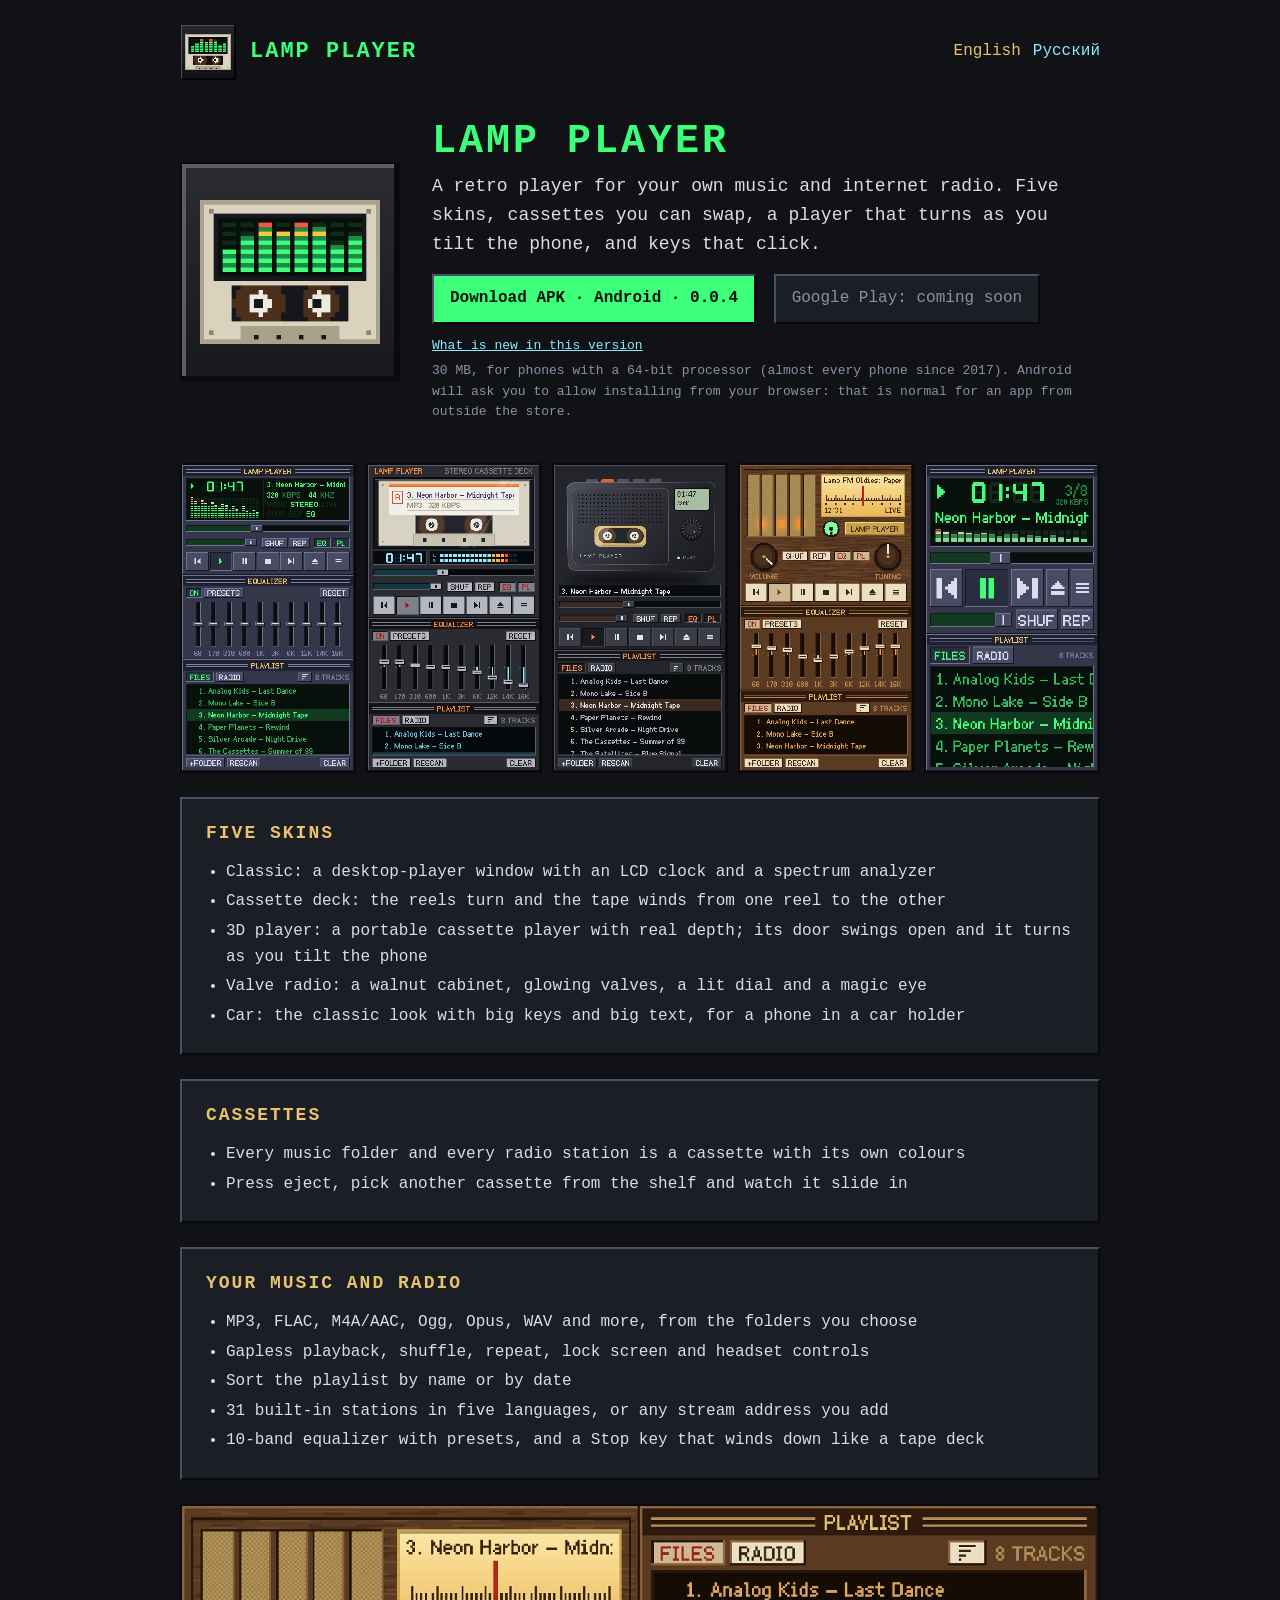
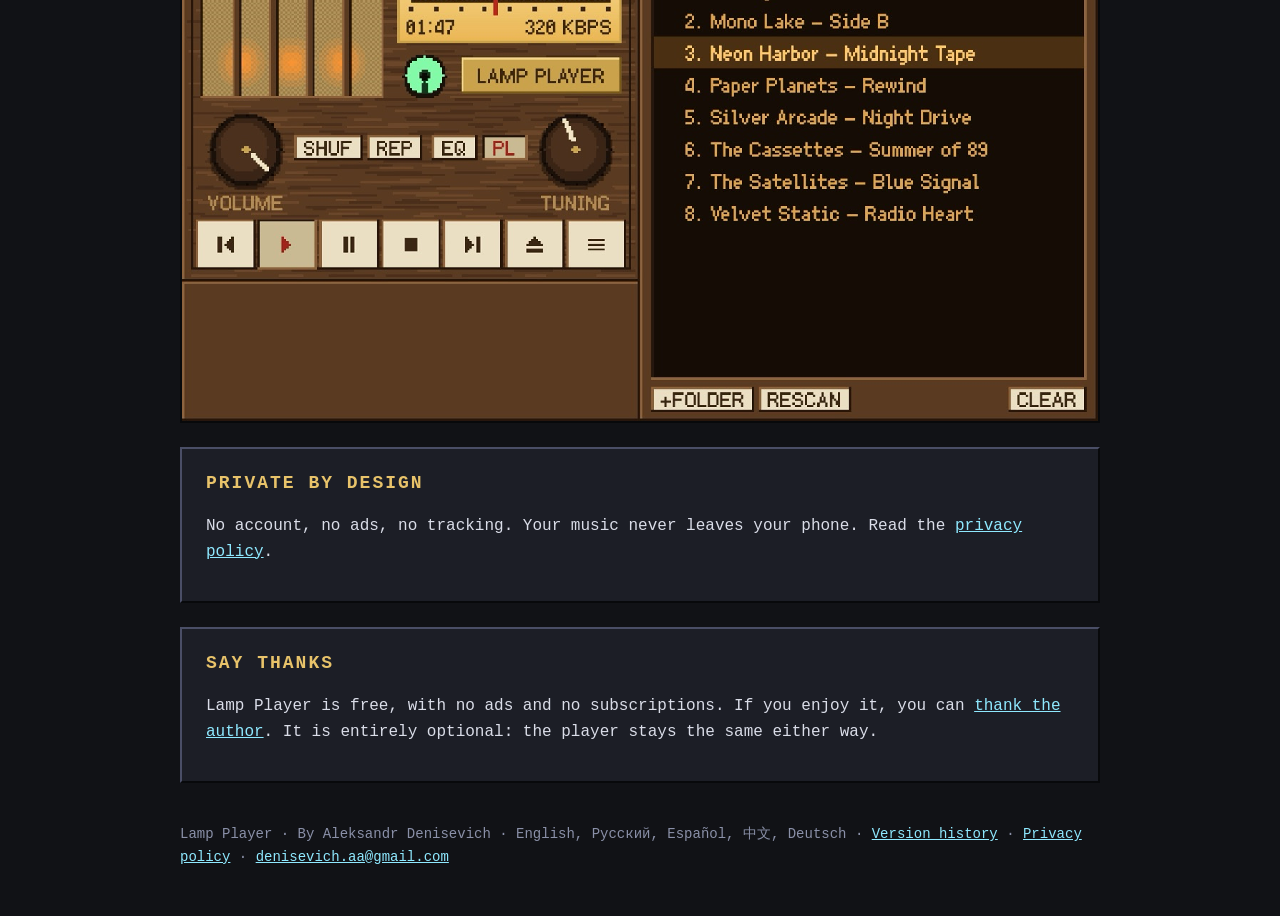
<file: index.html>
<!doctype html>
<html lang="en">
<head>
<meta charset="utf-8">
<meta name="viewport" content="width=device-width, initial-scale=1">
<title>Lamp Player — retro player for your music and radio</title>
<meta name="description" content="Lamp Player: a retro player for your own music files and internet radio, with classic, cassette deck, 3D player, valve radio and car skins.">
<link rel="icon" href="img/favicon.png">
<link rel="stylesheet" href="style.css">
<script src="analytics.js" defer></script>
</head>
<body>
<div class="wrap">
  <header class="top">
    <a class="brand" href="./"><img src="img/icon-192.png" alt=""><b>LAMP PLAYER</b></a>
    <nav class="lang"><a href="./" aria-current="page">English</a><a href="ru.html">Русский</a></nav>
  </header>

  <section class="hero">
    <img src="img/icon.png" alt="Lamp Player icon: a cassette with a green spectrum on its label">
    <div>
      <h1>LAMP PLAYER</h1>
      <p>A retro player for your own music and internet radio. Five skins, cassettes you can swap, a player that turns as you tilt the phone, and keys that click.</p>
      <a class="badge go" data-download="apk" href="https://github.com/alks801/lamp-player-site/releases/download/v0.0.4/LampPlayer-0.0.4-arm64.apk">Download APK · Android · 0.0.4</a>
      <span class="badge soon">Google Play: coming soon</span>
      <p class="note"><a href="changelog.html">What is new in this version</a></p>
      <p class="note">30 MB, for phones with a 64-bit processor (almost every phone since 2017). Android will ask you to allow installing from your browser: that is normal for an app from outside the store.</p>
    </div>
  </section>

  <div class="shots">
    <img src="img/1-classic-en.jpg" alt="Classic skin: LCD clock, spectrum analyzer, equalizer and playlist">
    <img src="img/2-cassette-en.jpg" alt="Cassette deck skin with turning reels">
    <img src="img/4-player-3d-en.jpg" alt="3D player skin: a portable cassette player with depth, turned slightly">
    <img src="img/3-valve-radio-en.jpg" alt="Valve radio skin with a lit dial and glowing valves">
    <img src="img/5-car-en.jpg" alt="Car skin: big keys, a big track title and a playlist with tall rows">
  </div>

  <div class="panel">
    <h2>FIVE SKINS</h2>
    <ul>
      <li>Classic: a desktop-player window with an LCD clock and a spectrum analyzer</li>
      <li>Cassette deck: the reels turn and the tape winds from one reel to the other</li>
      <li>3D player: a portable cassette player with real depth; its door swings open and it turns as you tilt the phone</li>
      <li>Valve radio: a walnut cabinet, glowing valves, a lit dial and a magic eye</li>
      <li>Car: the classic look with big keys and big text, for a phone in a car holder</li>
    </ul>
  </div>

  <div class="panel">
    <h2>CASSETTES</h2>
    <ul>
      <li>Every music folder and every radio station is a cassette with its own colours</li>
      <li>Press eject, pick another cassette from the shelf and watch it slide in</li>
    </ul>
  </div>

  <div class="panel">
    <h2>YOUR MUSIC AND RADIO</h2>
    <ul>
      <li>MP3, FLAC, M4A/AAC, Ogg, Opus, WAV and more, from the folders you choose</li>
      <li>Gapless playback, shuffle, repeat, lock screen and headset controls</li>
      <li>Sort the playlist by name or by date</li>
      <li>31 built-in stations in five languages, or any stream address you add</li>
      <li>10-band equalizer with presets, and a Stop key that winds down like a tape deck</li>
    </ul>
  </div>

  <div class="wide"><img src="img/landscape-en.jpg" alt="Valve radio skin on its side, with the playlist next to it"></div>

  <div class="panel">
    <h2>PRIVATE BY DESIGN</h2>
    <p>No account, no ads, no tracking. Your music never leaves your phone. Read the <a href="privacy.html">privacy policy</a>.</p>
  </div>

  <div class="panel">
    <h2>SAY THANKS</h2>
    <p>Lamp Player is free, with no ads and no subscriptions. If you enjoy it, you can <a href="thanks.html">thank the author</a>. It is entirely optional: the player stays the same either way.</p>
  </div>

  <footer>
    Lamp Player · By Aleksandr Denisevich · English, Русский, Español, 中文, Deutsch ·
    <a href="changelog.html">Version history</a> ·
    <a href="privacy.html">Privacy policy</a> ·
    <a href="mailto:denisevich.aa@gmail.com">denisevich.aa@gmail.com</a>
  </footer>
</div>
</body>
</html>
</file>
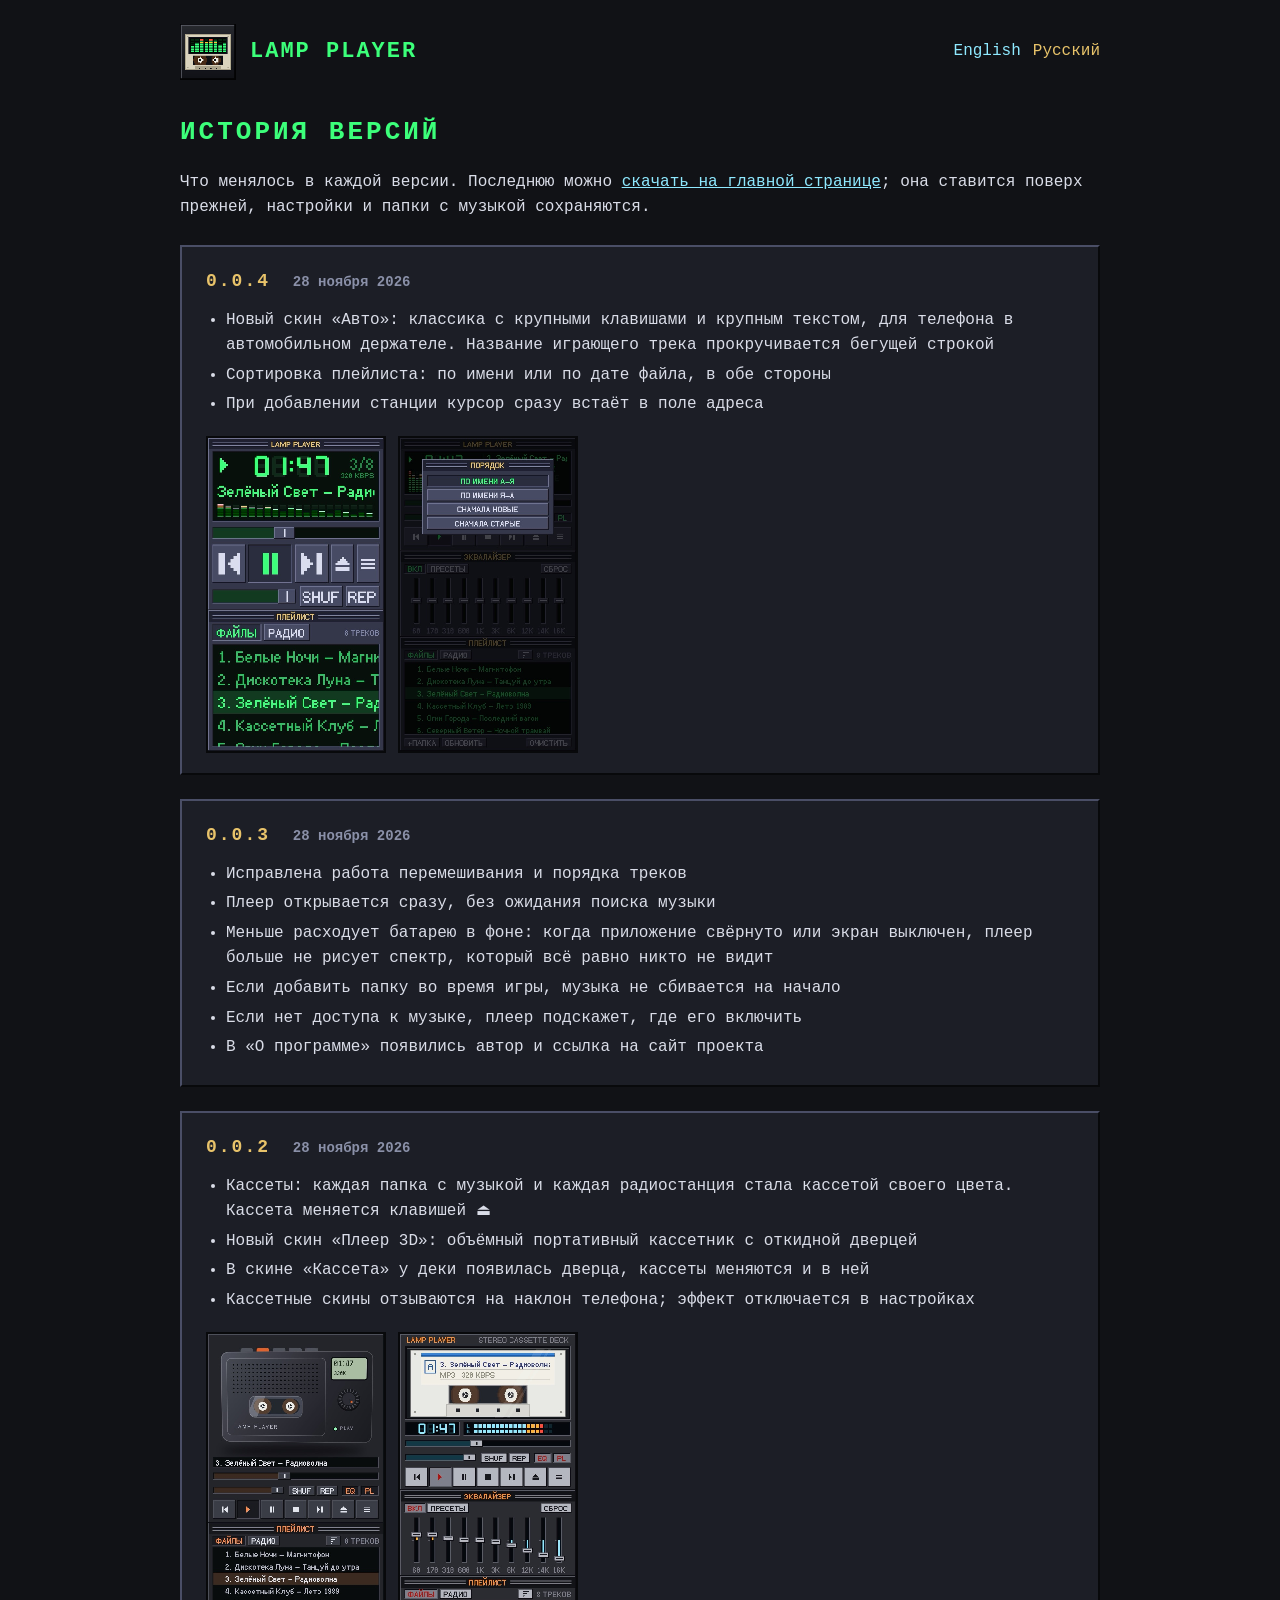
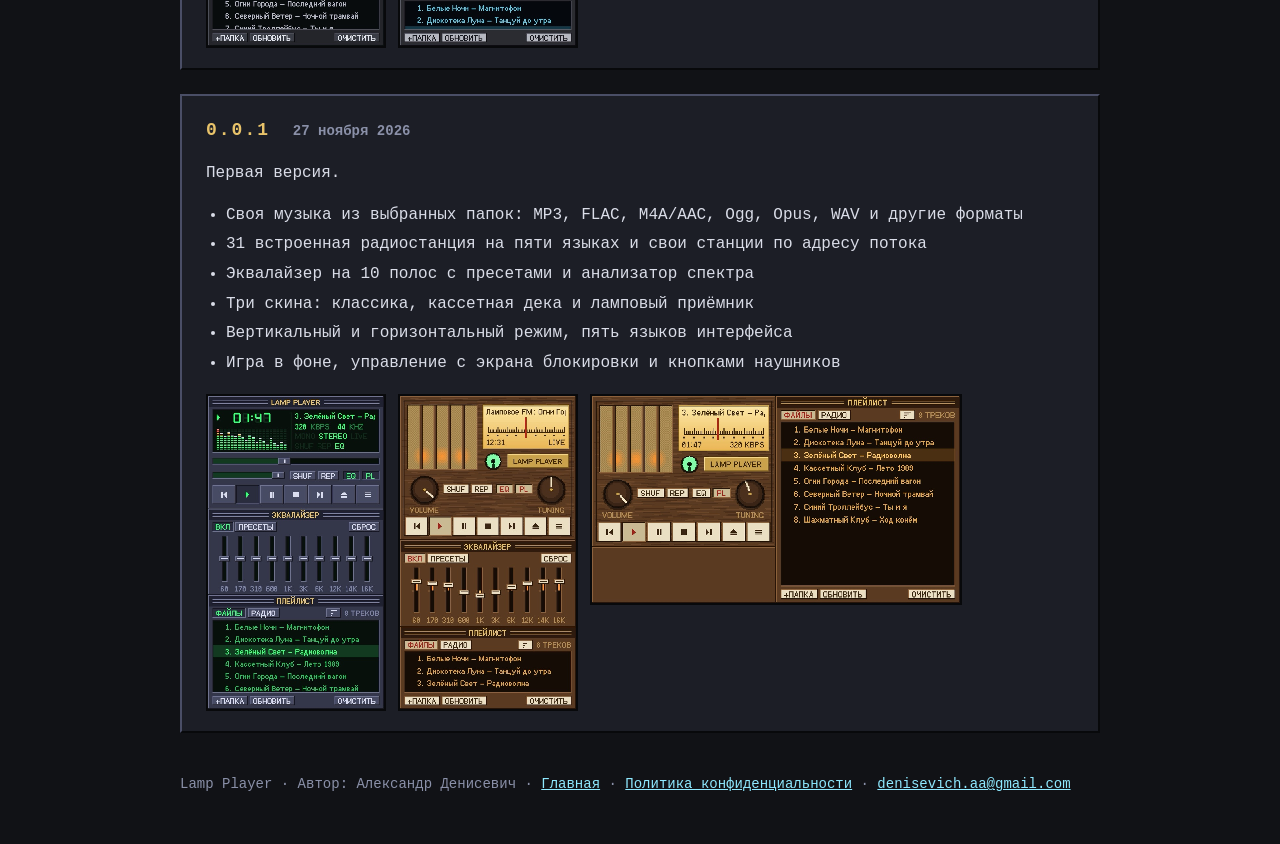
<file: changelog-ru.html>
<!doctype html>
<html lang="ru">
<head>
<meta charset="utf-8">
<meta name="viewport" content="width=device-width, initial-scale=1">
<title>Lamp Player — история версий</title>
<meta name="description" content="Что менялось в каждой версии Lamp Player.">
<link rel="icon" href="img/favicon.png">
<link rel="stylesheet" href="style.css">
<script src="analytics.js" defer></script>
</head>
<body>
<div class="wrap">
  <header class="top">
    <a class="brand" href="ru.html"><img src="img/icon-192.png" alt=""><b>LAMP PLAYER</b></a>
    <nav class="lang"><a href="changelog.html">English</a><a href="changelog-ru.html" aria-current="page">Русский</a></nav>
  </header>

  <h1 class="page">ИСТОРИЯ ВЕРСИЙ</h1>
  <p>Что менялось в каждой версии. Последнюю можно <a href="ru.html">скачать на главной странице</a>; она ставится поверх прежней, настройки и папки с музыкой сохраняются.</p>

  <div class="panel">
    <h2>0.0.4 <span class="date">28 ноября 2026</span></h2>
    <ul>
      <li>Новый скин «Авто»: классика с крупными клавишами и крупным текстом, для телефона в автомобильном держателе. Название играющего трека прокручивается бегущей строкой</li>
      <li>Сортировка плейлиста: по имени или по дате файла, в обе стороны</li>
      <li>При добавлении станции курсор сразу встаёт в поле адреса</li>
    </ul>
    <div class="pics">
      <a href="img/5-car-ru.jpg"><img src="img/5-car-ru.jpg" alt="Скин «Авто»"></a>
      <a href="img/sort-ru.jpg"><img src="img/sort-ru.jpg" alt="Список порядков сортировки плейлиста"></a>
    </div>
  </div>

  <div class="panel">
    <h2>0.0.3 <span class="date">28 ноября 2026</span></h2>
    <ul>
      <li>Исправлена работа перемешивания и порядка треков</li>
      <li>Плеер открывается сразу, без ожидания поиска музыки</li>
      <li>Меньше расходует батарею в фоне: когда приложение свёрнуто или экран выключен, плеер больше не рисует спектр, который всё равно никто не видит</li>
      <li>Если добавить папку во время игры, музыка не сбивается на начало</li>
      <li>Если нет доступа к музыке, плеер подскажет, где его включить</li>
      <li>В «О программе» появились автор и ссылка на сайт проекта</li>
    </ul>
  </div>

  <div class="panel">
    <h2>0.0.2 <span class="date">28 ноября 2026</span></h2>
    <ul>
      <li>Кассеты: каждая папка с музыкой и каждая радиостанция стала кассетой своего цвета. Кассета меняется клавишей ⏏</li>
      <li>Новый скин «Плеер 3D»: объёмный портативный кассетник с откидной дверцей</li>
      <li>В скине «Кассета» у деки появилась дверца, кассеты меняются и в ней</li>
      <li>Кассетные скины отзываются на наклон телефона; эффект отключается в настройках</li>
    </ul>
    <div class="pics">
      <a href="img/4-player-3d-ru.jpg"><img src="img/4-player-3d-ru.jpg" alt="Скин «Плеер 3D»"></a>
      <a href="img/2-cassette-ru.jpg"><img src="img/2-cassette-ru.jpg" alt="Скин «Кассета» с кассетой в деке"></a>
    </div>
  </div>

  <div class="panel">
    <h2>0.0.1 <span class="date">27 ноября 2026</span></h2>
    <p>Первая версия.</p>
    <ul>
      <li>Своя музыка из выбранных папок: MP3, FLAC, M4A/AAC, Ogg, Opus, WAV и другие форматы</li>
      <li>31 встроенная радиостанция на пяти языках и свои станции по адресу потока</li>
      <li>Эквалайзер на 10 полос с пресетами и анализатор спектра</li>
      <li>Три скина: классика, кассетная дека и ламповый приёмник</li>
      <li>Вертикальный и горизонтальный режим, пять языков интерфейса</li>
      <li>Игра в фоне, управление с экрана блокировки и кнопками наушников</li>
    </ul>
    <div class="pics">
      <a href="img/1-classic-ru.jpg"><img src="img/1-classic-ru.jpg" alt="Классический скин"></a>
      <a href="img/3-valve-radio-ru.jpg"><img src="img/3-valve-radio-ru.jpg" alt="Скин «ламповый приёмник»"></a>
      <a href="img/landscape-ru.jpg" class="across"><img src="img/landscape-ru.jpg" alt="Горизонтальный режим"></a>
    </div>
  </div>

  <footer>
    Lamp Player · Автор: Александр Денисевич ·
    <a href="ru.html">Главная</a> ·
    <a href="privacy.html">Политика конфиденциальности</a> ·
    <a href="mailto:denisevich.aa@gmail.com">denisevich.aa@gmail.com</a>
  </footer>
</div>
</body>
</html>
</file>
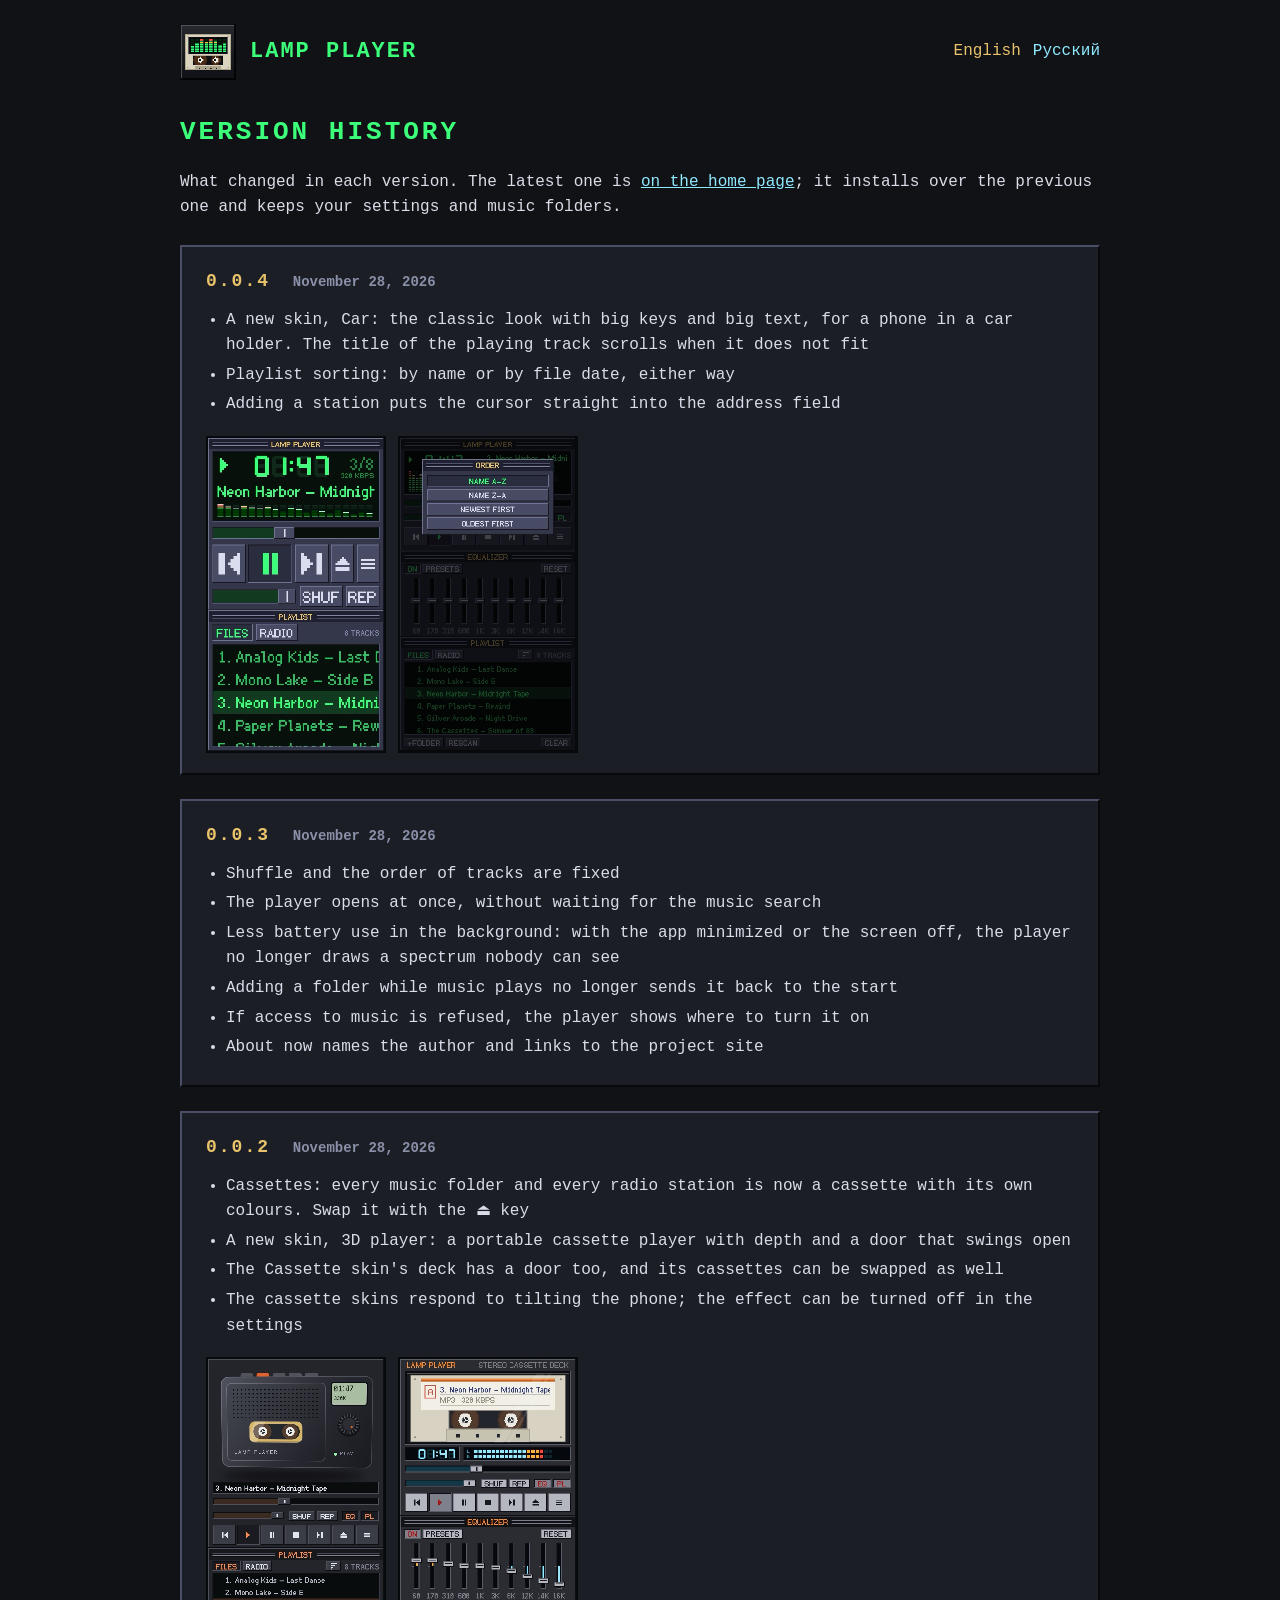
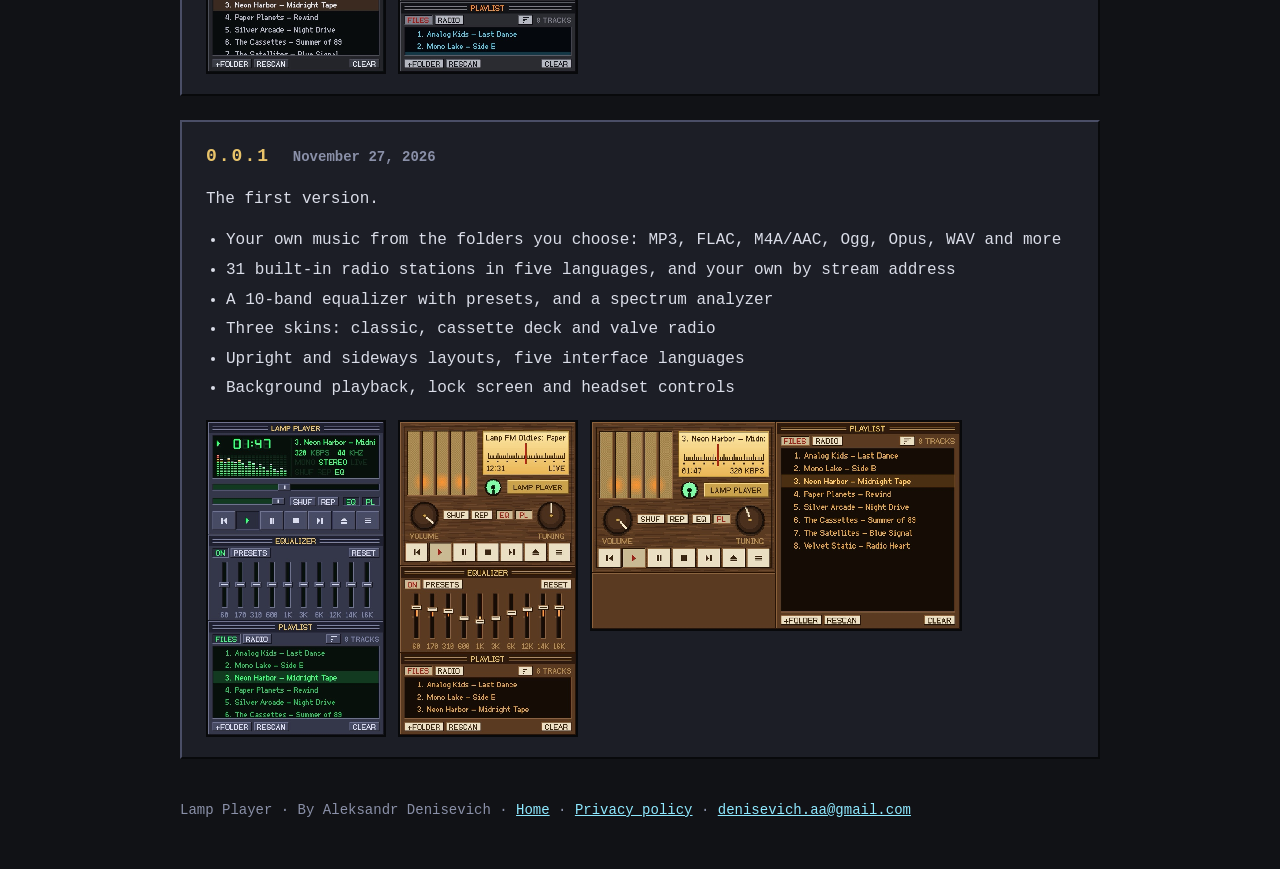
<file: changelog.html>
<!doctype html>
<html lang="en">
<head>
<meta charset="utf-8">
<meta name="viewport" content="width=device-width, initial-scale=1">
<title>Lamp Player — version history</title>
<meta name="description" content="What changed in each version of Lamp Player.">
<link rel="icon" href="img/favicon.png">
<link rel="stylesheet" href="style.css">
<script src="analytics.js" defer></script>
</head>
<body>
<div class="wrap">
  <header class="top">
    <a class="brand" href="./"><img src="img/icon-192.png" alt=""><b>LAMP PLAYER</b></a>
    <nav class="lang"><a href="changelog.html" aria-current="page">English</a><a href="changelog-ru.html">Русский</a></nav>
  </header>

  <h1 class="page">VERSION HISTORY</h1>
  <p>What changed in each version. The latest one is <a href="./">on the home page</a>; it installs over the previous one and keeps your settings and music folders.</p>

  <div class="panel">
    <h2>0.0.4 <span class="date">November 28, 2026</span></h2>
    <ul>
      <li>A new skin, Car: the classic look with big keys and big text, for a phone in a car holder. The title of the playing track scrolls when it does not fit</li>
      <li>Playlist sorting: by name or by file date, either way</li>
      <li>Adding a station puts the cursor straight into the address field</li>
    </ul>
    <div class="pics">
      <a href="img/5-car-en.jpg"><img src="img/5-car-en.jpg" alt="Car skin"></a>
      <a href="img/sort-en.jpg"><img src="img/sort-en.jpg" alt="The list of playlist orders"></a>
    </div>
  </div>

  <div class="panel">
    <h2>0.0.3 <span class="date">November 28, 2026</span></h2>
    <ul>
      <li>Shuffle and the order of tracks are fixed</li>
      <li>The player opens at once, without waiting for the music search</li>
      <li>Less battery use in the background: with the app minimized or the screen off, the player no longer draws a spectrum nobody can see</li>
      <li>Adding a folder while music plays no longer sends it back to the start</li>
      <li>If access to music is refused, the player shows where to turn it on</li>
      <li>About now names the author and links to the project site</li>
    </ul>
  </div>

  <div class="panel">
    <h2>0.0.2 <span class="date">November 28, 2026</span></h2>
    <ul>
      <li>Cassettes: every music folder and every radio station is now a cassette with its own colours. Swap it with the ⏏ key</li>
      <li>A new skin, 3D player: a portable cassette player with depth and a door that swings open</li>
      <li>The Cassette skin's deck has a door too, and its cassettes can be swapped as well</li>
      <li>The cassette skins respond to tilting the phone; the effect can be turned off in the settings</li>
    </ul>
    <div class="pics">
      <a href="img/4-player-3d-en.jpg"><img src="img/4-player-3d-en.jpg" alt="3D player skin"></a>
      <a href="img/2-cassette-en.jpg"><img src="img/2-cassette-en.jpg" alt="Cassette skin with a cassette in the deck"></a>
    </div>
  </div>

  <div class="panel">
    <h2>0.0.1 <span class="date">November 27, 2026</span></h2>
    <p>The first version.</p>
    <ul>
      <li>Your own music from the folders you choose: MP3, FLAC, M4A/AAC, Ogg, Opus, WAV and more</li>
      <li>31 built-in radio stations in five languages, and your own by stream address</li>
      <li>A 10-band equalizer with presets, and a spectrum analyzer</li>
      <li>Three skins: classic, cassette deck and valve radio</li>
      <li>Upright and sideways layouts, five interface languages</li>
      <li>Background playback, lock screen and headset controls</li>
    </ul>
    <div class="pics">
      <a href="img/1-classic-en.jpg"><img src="img/1-classic-en.jpg" alt="Classic skin"></a>
      <a href="img/3-valve-radio-en.jpg"><img src="img/3-valve-radio-en.jpg" alt="Valve radio skin"></a>
      <a href="img/landscape-en.jpg" class="across"><img src="img/landscape-en.jpg" alt="Sideways layout"></a>
    </div>
  </div>

  <footer>
    Lamp Player · By Aleksandr Denisevich ·
    <a href="./">Home</a> ·
    <a href="privacy.html">Privacy policy</a> ·
    <a href="mailto:denisevich.aa@gmail.com">denisevich.aa@gmail.com</a>
  </footer>
</div>
</body>
</html>
</file>
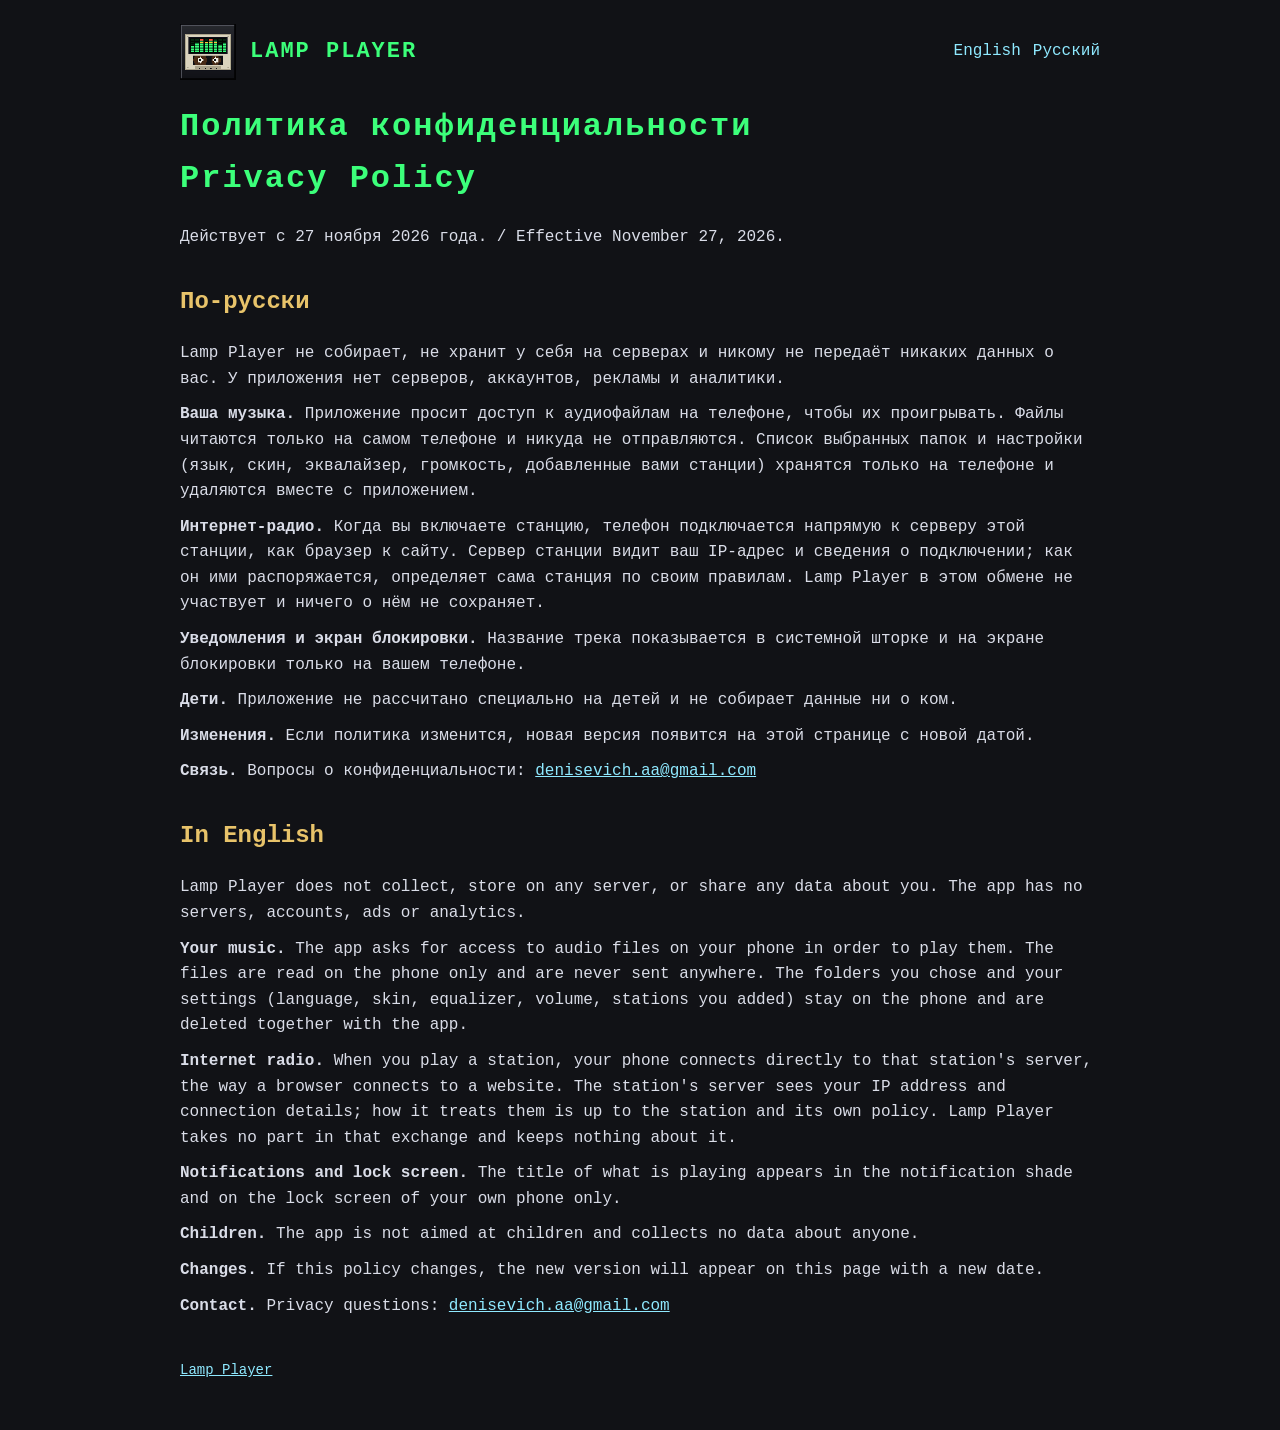
<file: privacy.html>
<!doctype html>
<html lang="ru">
<head>
<meta charset="utf-8">
<meta name="viewport" content="width=device-width, initial-scale=1">
<title>Lamp Player: политика конфиденциальности / Privacy Policy</title>
<link rel="icon" href="img/favicon.png">
<link rel="stylesheet" href="style.css">
</head>
<body>
<div class="wrap policy">
  <header class="top">
    <a class="brand" href="./"><img src="img/icon-192.png" alt=""><b>LAMP PLAYER</b></a>
    <nav class="lang"><a href="./">English</a><a href="ru.html">Русский</a></nav>
  </header>
  <h1>Политика конфиденциальности<br>Privacy Policy</h1>
  <!-- Generated from docs/PRIVACY.md in the lamp-player repository. -->
<p>Действует с 27 ноября 2026 года. / Effective November 27, 2026.</p>
<h2>По-русски</h2>
<p>Lamp Player не собирает, не хранит у себя на серверах и никому не передаёт никаких данных о вас. У приложения нет серверов, аккаунтов, рекламы и аналитики.</p>
<p><b>Ваша музыка.</b> Приложение просит доступ к аудиофайлам на телефоне, чтобы их проигрывать. Файлы читаются только на самом телефоне и никуда не отправляются. Список выбранных папок и настройки (язык, скин, эквалайзер, громкость, добавленные вами станции) хранятся только на телефоне и удаляются вместе с приложением.</p>
<p><b>Интернет-радио.</b> Когда вы включаете станцию, телефон подключается напрямую к серверу этой станции, как браузер к сайту. Сервер станции видит ваш IP-адрес и сведения о подключении; как он ими распоряжается, определяет сама станция по своим правилам. Lamp Player в этом обмене не участвует и ничего о нём не сохраняет.</p>
<p><b>Уведомления и экран блокировки.</b> Название трека показывается в системной шторке и на экране блокировки только на вашем телефоне.</p>
<p><b>Дети.</b> Приложение не рассчитано специально на детей и не собирает данные ни о ком.</p>
<p><b>Изменения.</b> Если политика изменится, новая версия появится на этой странице с новой датой.</p>
<p><b>Связь.</b> Вопросы о конфиденциальности: <a href="mailto:denisevich.aa@gmail.com">denisevich.aa@gmail.com</a></p>
<h2>In English</h2>
<p>Lamp Player does not collect, store on any server, or share any data about you. The app has no servers, accounts, ads or analytics.</p>
<p><b>Your music.</b> The app asks for access to audio files on your phone in order to play them. The files are read on the phone only and are never sent anywhere. The folders you chose and your settings (language, skin, equalizer, volume, stations you added) stay on the phone and are deleted together with the app.</p>
<p><b>Internet radio.</b> When you play a station, your phone connects directly to that station&#x27;s server, the way a browser connects to a website. The station&#x27;s server sees your IP address and connection details; how it treats them is up to the station and its own policy. Lamp Player takes no part in that exchange and keeps nothing about it.</p>
<p><b>Notifications and lock screen.</b> The title of what is playing appears in the notification shade and on the lock screen of your own phone only.</p>
<p><b>Children.</b> The app is not aimed at children and collects no data about anyone.</p>
<p><b>Changes.</b> If this policy changes, the new version will appear on this page with a new date.</p>
<p><b>Contact.</b> Privacy questions: <a href="mailto:denisevich.aa@gmail.com">denisevich.aa@gmail.com</a></p>
  <footer><a href="./">Lamp Player</a></footer>
</div>
</body>
</html>
</file>
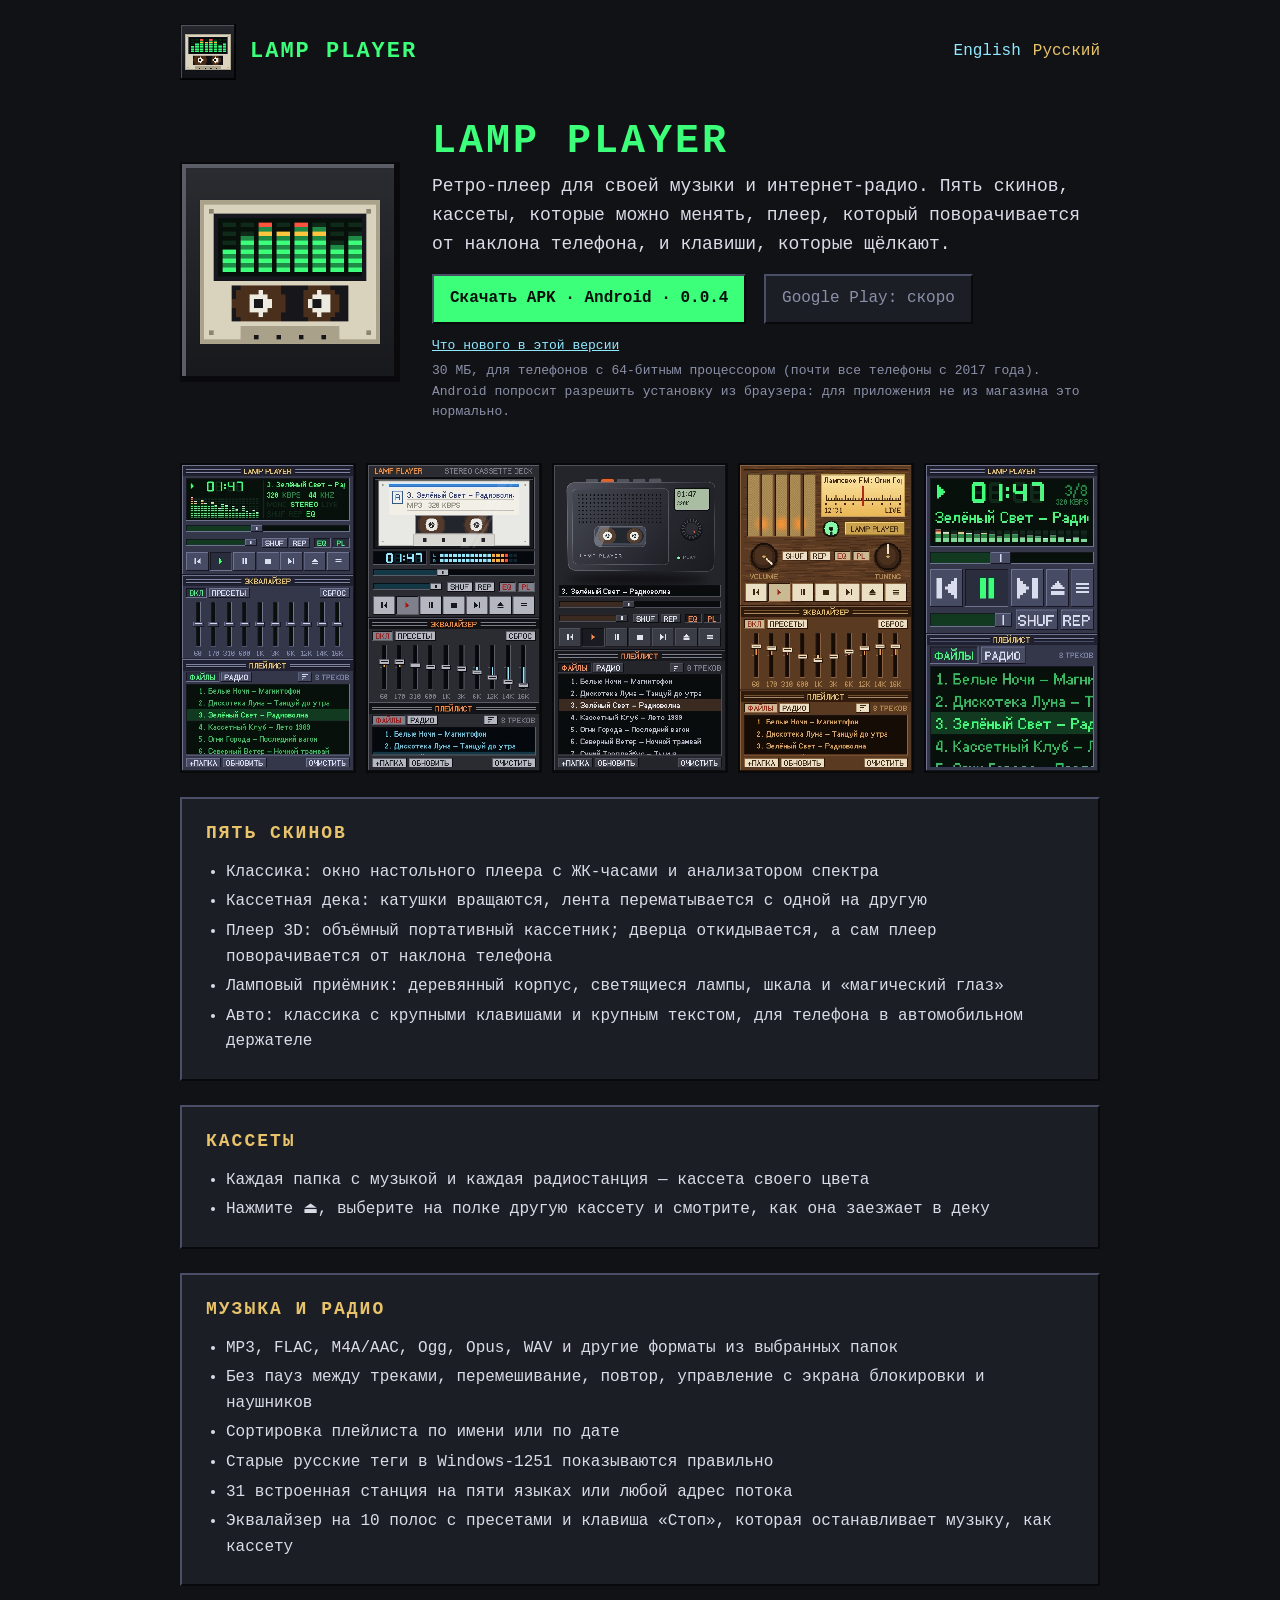
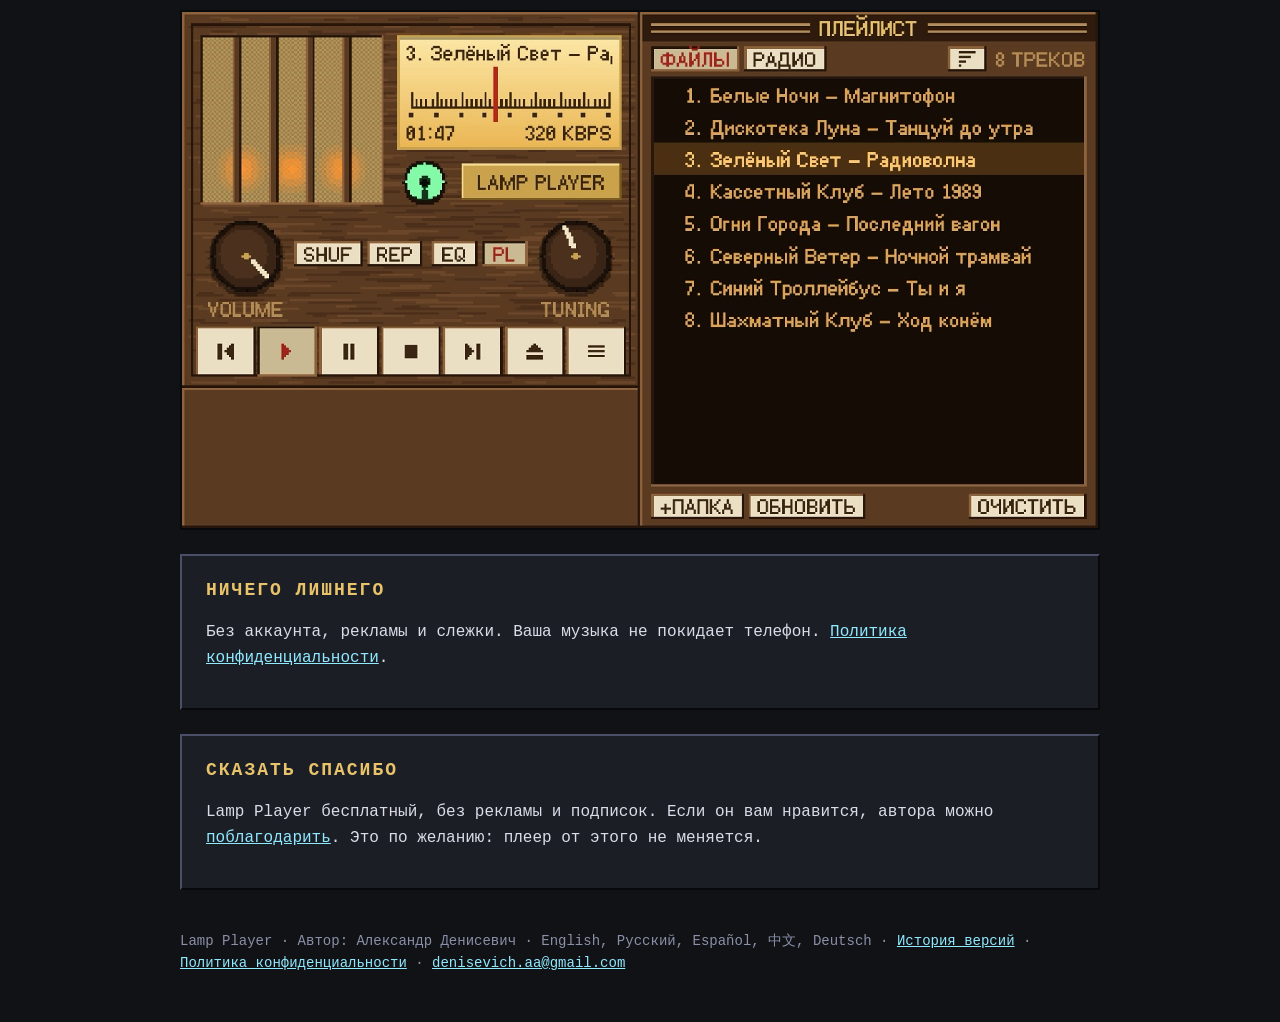
<file: ru.html>
<!doctype html>
<html lang="ru">
<head>
<meta charset="utf-8">
<meta name="viewport" content="width=device-width, initial-scale=1">
<title>Lamp Player — ретро-плеер для своей музыки и радио</title>
<meta name="description" content="Lamp Player: ретро-плеер для своих музыкальных файлов и интернет-радио, со скинами «классика», «кассетная дека», «плеер 3D», «ламповый приёмник» и «авто».">
<link rel="icon" href="img/favicon.png">
<link rel="stylesheet" href="style.css">
<script src="analytics.js" defer></script>
</head>
<body>
<div class="wrap">
  <header class="top">
    <a class="brand" href="ru.html"><img src="img/icon-192.png" alt=""><b>LAMP PLAYER</b></a>
    <nav class="lang"><a href="./">English</a><a href="ru.html" aria-current="page">Русский</a></nav>
  </header>

  <section class="hero">
    <img src="img/icon.png" alt="Значок Lamp Player: кассета с зелёным спектром на наклейке">
    <div>
      <h1>LAMP PLAYER</h1>
      <p>Ретро-плеер для своей музыки и интернет-радио. Пять скинов, кассеты, которые можно менять, плеер, который поворачивается от наклона телефона, и клавиши, которые щёлкают.</p>
      <a class="badge go" data-download="apk" href="https://github.com/alks801/lamp-player-site/releases/download/v0.0.4/LampPlayer-0.0.4-arm64.apk">Скачать APK · Android · 0.0.4</a>
      <span class="badge soon">Google Play: скоро</span>
      <p class="note"><a href="changelog-ru.html">Что нового в этой версии</a></p>
      <p class="note">30 МБ, для телефонов с 64-битным процессором (почти все телефоны с 2017 года). Android попросит разрешить установку из браузера: для приложения не из магазина это нормально.</p>
    </div>
  </section>

  <div class="shots">
    <img src="img/1-classic-ru.jpg" alt="Классический скин: ЖК-часы, анализатор спектра, эквалайзер и плейлист">
    <img src="img/2-cassette-ru.jpg" alt="Скин «кассетная дека» с вращающимися катушками">
    <img src="img/4-player-3d-ru.jpg" alt="Скин «Плеер 3D»: объёмный портативный кассетник, слегка повёрнутый">
    <img src="img/3-valve-radio-ru.jpg" alt="Скин «ламповый приёмник» с подсвеченной шкалой и светящимися лампами">
    <img src="img/5-car-ru.jpg" alt="Скин «Авто»: крупные клавиши, крупное название трека и плейлист с высокими строками">
  </div>

  <div class="panel">
    <h2>ПЯТЬ СКИНОВ</h2>
    <ul>
      <li>Классика: окно настольного плеера с ЖК-часами и анализатором спектра</li>
      <li>Кассетная дека: катушки вращаются, лента перематывается с одной на другую</li>
      <li>Плеер 3D: объёмный портативный кассетник; дверца откидывается, а сам плеер поворачивается от наклона телефона</li>
      <li>Ламповый приёмник: деревянный корпус, светящиеся лампы, шкала и «магический глаз»</li>
      <li>Авто: классика с крупными клавишами и крупным текстом, для телефона в автомобильном держателе</li>
    </ul>
  </div>

  <div class="panel">
    <h2>КАССЕТЫ</h2>
    <ul>
      <li>Каждая папка с музыкой и каждая радиостанция — кассета своего цвета</li>
      <li>Нажмите ⏏, выберите на полке другую кассету и смотрите, как она заезжает в деку</li>
    </ul>
  </div>

  <div class="panel">
    <h2>МУЗЫКА И РАДИО</h2>
    <ul>
      <li>MP3, FLAC, M4A/AAC, Ogg, Opus, WAV и другие форматы из выбранных папок</li>
      <li>Без пауз между треками, перемешивание, повтор, управление с экрана блокировки и наушников</li>
      <li>Сортировка плейлиста по имени или по дате</li>
      <li>Старые русские теги в Windows-1251 показываются правильно</li>
      <li>31 встроенная станция на пяти языках или любой адрес потока</li>
      <li>Эквалайзер на 10 полос с пресетами и клавиша «Стоп», которая останавливает музыку, как кассету</li>
    </ul>
  </div>

  <div class="wide"><img src="img/landscape-ru.jpg" alt="Скин «ламповый приёмник» на боку, рядом с ним плейлист"></div>

  <div class="panel">
    <h2>НИЧЕГО ЛИШНЕГО</h2>
    <p>Без аккаунта, рекламы и слежки. Ваша музыка не покидает телефон. <a href="privacy.html">Политика конфиденциальности</a>.</p>
  </div>

  <div class="panel">
    <h2>СКАЗАТЬ СПАСИБО</h2>
    <p>Lamp Player бесплатный, без рекламы и подписок. Если он вам нравится, автора можно <a href="thanks.html">поблагодарить</a>. Это по желанию: плеер от этого не меняется.</p>
  </div>

  <footer>
    Lamp Player · Автор: Александр Денисевич · English, Русский, Español, 中文, Deutsch ·
    <a href="changelog-ru.html">История версий</a> ·
    <a href="privacy.html">Политика конфиденциальности</a> ·
    <a href="mailto:denisevich.aa@gmail.com">denisevich.aa@gmail.com</a>
  </footer>
</div>
</body>
</html>
</file>
<file: style.css>
:root {
  --bg: #111216;
  --panel: #1c1e26;
  --edge-light: #4a4e66;
  --edge-dark: #08090b;
  --text: #dadde8;
  --muted: #8a90a8;
  --green: #3cff7a;
  --amber: #e8c36a;
  --link: #8fe9ff;
  --font: ui-monospace, "SF Mono", Menlo, Consolas, "Liberation Mono", monospace;
}

* { box-sizing: border-box; }

html { background: var(--bg); color: var(--text); font: 16px/1.6 var(--font); }
body { margin: 0; }
img { image-rendering: pixelated; max-width: 100%; height: auto; display: block; }
a { color: var(--link); }
a:hover { color: var(--green); }

.wrap { max-width: 960px; margin: 0 auto; padding: 24px 20px 48px; }

header.top {
  display: flex; align-items: center; justify-content: space-between;
  gap: 16px; flex-wrap: wrap;
}
.brand { display: flex; align-items: center; gap: 14px; text-decoration: none; color: inherit; }
.brand img { width: 56px; height: 56px; }
.brand b { font-size: 22px; letter-spacing: 2px; color: var(--green); }
nav.lang a { margin-left: 12px; text-decoration: none; }
nav.lang a[aria-current="page"] { color: var(--amber); }

.hero {
  display: grid; grid-template-columns: 220px 1fr; gap: 32px; align-items: center;
  margin: 40px 0;
}
.hero img { width: 220px; height: 220px; }
.hero h1 { margin: 0 0 8px; font-size: 40px; line-height: 1.1; letter-spacing: 3px; color: var(--green); }
.hero p { margin: 0 0 16px; font-size: 18px; color: var(--text); }
.badge {
  display: inline-block; padding: 10px 16px; margin: 0 8px 8px 0; border: 2px solid var(--edge-light);
  border-right-color: var(--edge-dark); border-bottom-color: var(--edge-dark);
  background: var(--panel); color: var(--amber); text-decoration: none;
}
a.badge.go { background: var(--green); color: #07100a; font-weight: 700; }
a.badge.go:hover { background: #8cffb0; color: #07100a; }
.badge.soon { color: var(--muted); }
.hero .note { margin: 4px 0 0; font-size: 13px; color: var(--muted); }

.panel {
  background: var(--panel); padding: 20px 24px; margin: 24px 0;
  border: 2px solid var(--edge-light); border-right-color: var(--edge-dark); border-bottom-color: var(--edge-dark);
}
.panel h2 { margin: 0 0 12px; font-size: 18px; letter-spacing: 2px; color: var(--amber); }
.panel ul { margin: 0; padding-left: 20px; }
.panel li { margin: 4px 0; }

.shots { display: grid; grid-template-columns: repeat(5, 1fr); gap: 10px; margin: 24px 0; }
.shots img { width: 100%; border: 2px solid var(--edge-dark); }
.wide img { width: 100%; border: 2px solid var(--edge-dark); }

.policy h1 { color: var(--green); letter-spacing: 2px; }
.policy h2 { color: var(--amber); margin-top: 32px; }
.policy p { margin: 10px 0; }

h1.page { margin: 32px 0 8px; font-size: 26px; letter-spacing: 3px; color: var(--green); }
.panel h2 .date { margin-left: 10px; font-size: 14px; letter-spacing: 0; color: var(--muted); }
.pics { display: flex; flex-wrap: wrap; gap: 12px; margin-top: 18px; }
.pics a { display: block; width: 180px; }
.pics a.across { width: 372px; }
.pics img { display: block; width: 100%; border: 2px solid var(--edge-dark); }
footer { margin-top: 40px; color: var(--muted); font-size: 14px; }

@media (max-width: 640px) {
  .hero { grid-template-columns: 1fr; text-align: center; }
  .hero img { margin: 0 auto; width: 160px; height: 160px; }
  .hero h1 { font-size: 32px; }
  .shots { grid-template-columns: repeat(2, 1fr); }
}
</file>
